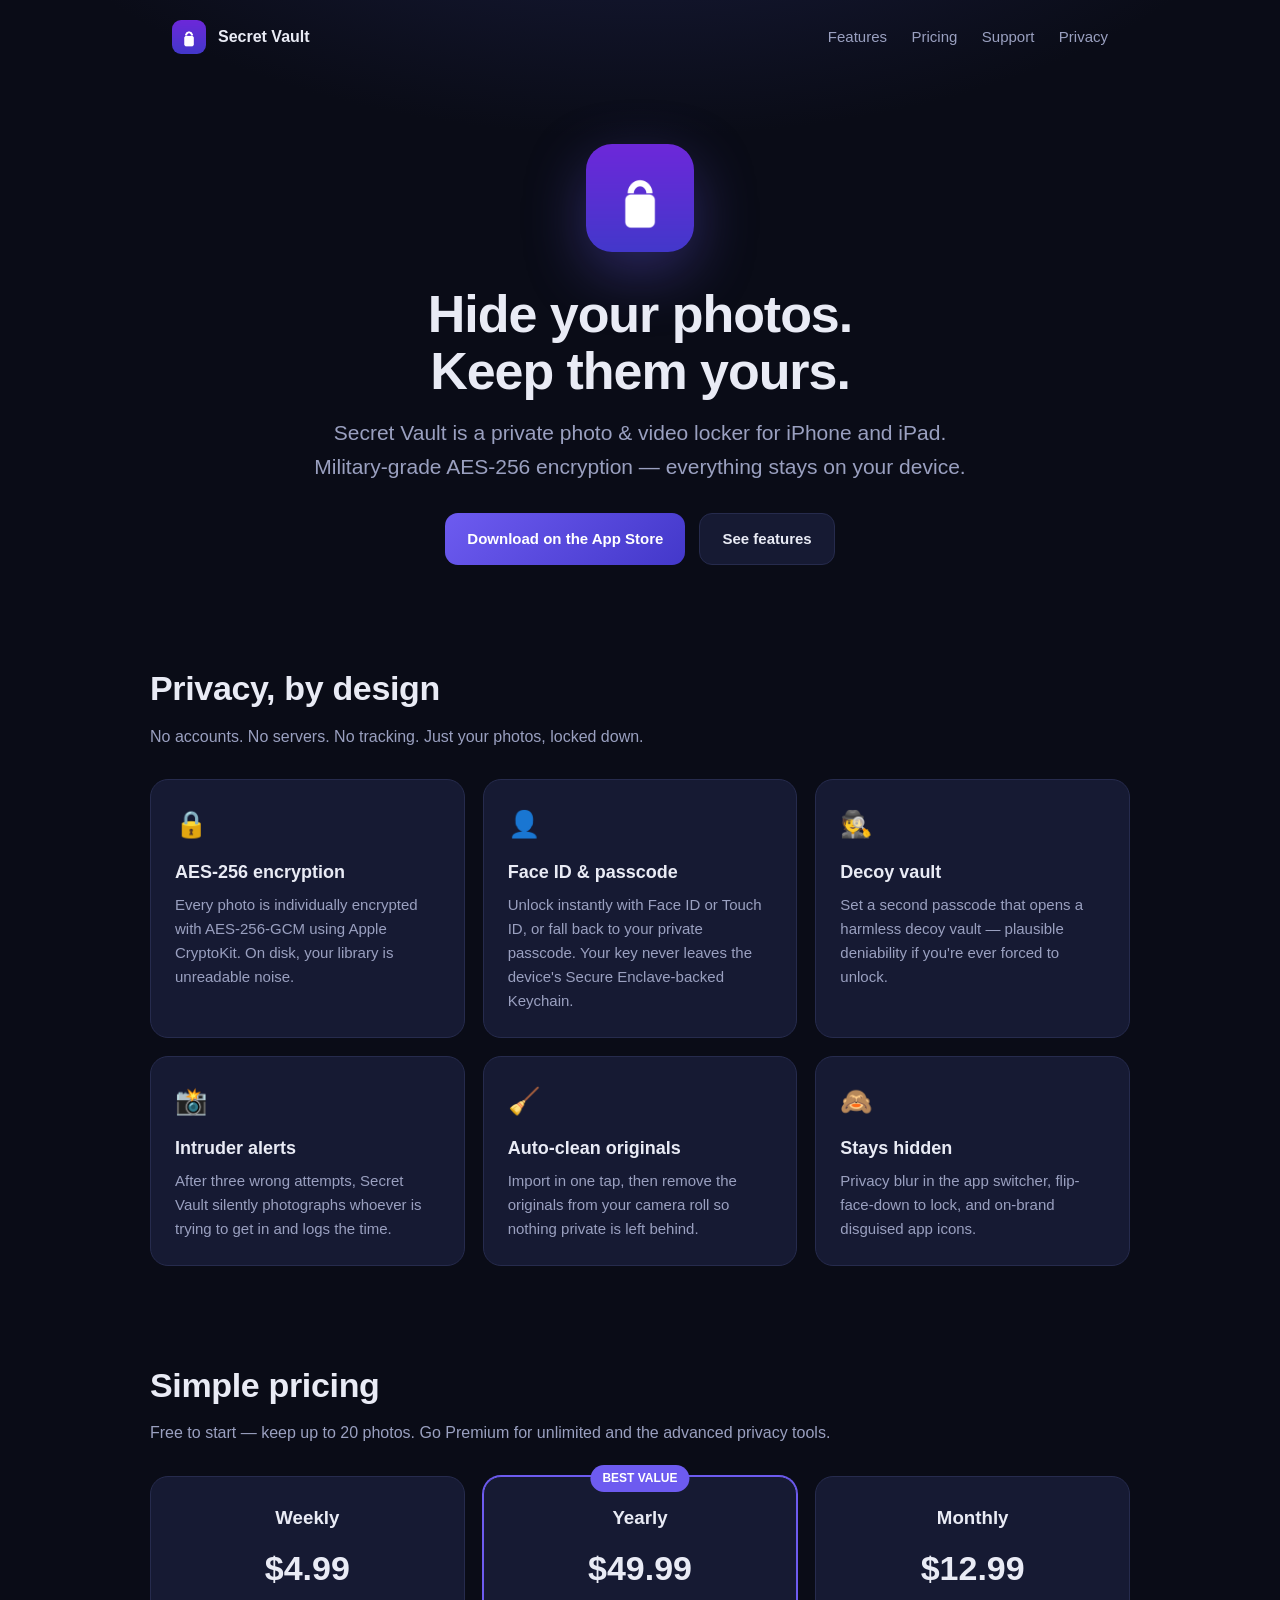
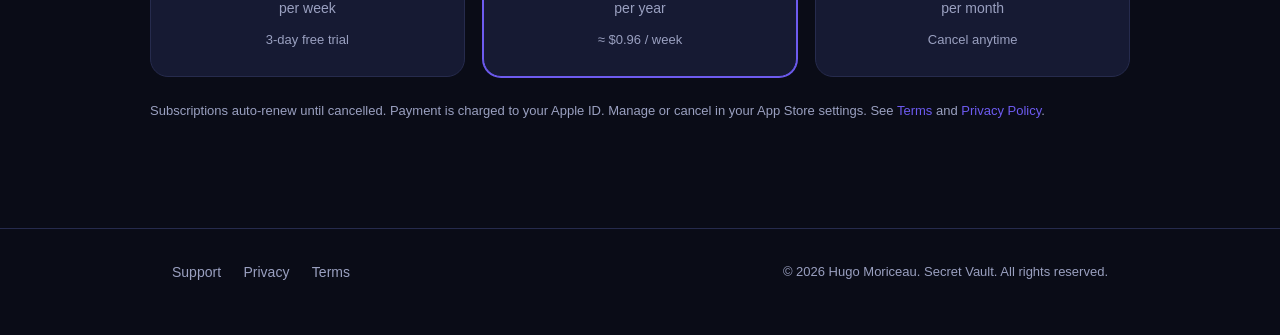
<file: index.html>
<!DOCTYPE html>
<html lang="en">
<head>
<meta charset="UTF-8">
<meta name="viewport" content="width=device-width, initial-scale=1.0">
<title>Secret Vault — Hide Photos & Videos with AES-256 Encryption</title>
<!-- social share (og/twitter) -->
<meta property="og:type" content="website">
<meta property="og:site_name" content="Hugo Moriceau">
<meta property="og:title" content="Secret Vault — Hide Photos &amp; Videos with AES-256 Encryption">
<meta property="og:description" content="Private photo &amp; video locker for iPhone and iPad — AES-256 on-device encryption, Face ID, decoy vault, intruder alerts. Nothing leaves your device.">
<meta property="og:url" content="https://lastoneparis.github.io/secret-vault/">
<meta property="og:image" content="https://lastoneparis.github.io/secret-vault/share.png">
<meta property="og:image:secure_url" content="https://lastoneparis.github.io/secret-vault/share.png">
<meta property="og:image:type" content="image/png">
<meta property="og:image:width" content="1200">
<meta property="og:image:height" content="630">
<meta property="og:image:alt" content="Secret Vault — Hide Photos &amp; Videos with AES-256 Encryption">
<meta name="twitter:card" content="summary_large_image">
<meta name="twitter:title" content="Secret Vault — Hide Photos &amp; Videos with AES-256 Encryption">
<meta name="twitter:description" content="Private photo &amp; video locker for iPhone and iPad — AES-256 on-device encryption, Face ID, decoy vault, intruder alerts. Nothing leaves your device.">
<meta name="twitter:image" content="https://lastoneparis.github.io/secret-vault/share.png">

<meta name="description" content="Secret Vault is a private photo & video locker for iPhone and iPad. AES-256 on-device encryption, Face ID, a decoy vault, and intruder alerts. Nothing ever leaves your device.">
<link rel="icon" href="assets/favicon.png" type="image/png">
<link rel="apple-touch-icon" href="assets/apple-touch-icon.png">
<link rel="stylesheet" href="styles.css">
</head>
<body>

<nav>
  <a class="brand" href="index.html"><img src="assets/icon.png" alt="Secret Vault icon"> Secret Vault</a>
  <div class="links">
    <a href="#features">Features</a>
    <a href="#pricing">Pricing</a>
    <a href="support.html">Support</a>
    <a href="privacy.html">Privacy</a>
  </div>
</nav>

<header class="hero wrap">
  <img class="app-icon" src="assets/icon.png" alt="Secret Vault app icon">
  <h1>Hide your photos.<br>Keep them yours.</h1>
  <p class="sub">Secret Vault is a private photo &amp; video locker for iPhone and iPad.<br>
  Military-grade AES-256 encryption — everything stays on your device.</p>
  <div class="badges">
    <a class="btn" href="#">Download on the App Store</a>
    <a class="btn secondary" href="#features">See features</a>
  </div>
</header>

<section class="block wrap" id="features">
  <h2>Privacy, by design</h2>
  <p class="section-sub">No accounts. No servers. No tracking. Just your photos, locked down.</p>
  <div class="grid">
    <div class="feature">
      <div class="ico">🔒</div>
      <h3>AES-256 encryption</h3>
      <p>Every photo is individually encrypted with AES-256-GCM using Apple CryptoKit. On disk, your library is unreadable noise.</p>
    </div>
    <div class="feature">
      <div class="ico">👤</div>
      <h3>Face ID &amp; passcode</h3>
      <p>Unlock instantly with Face ID or Touch ID, or fall back to your private passcode. Your key never leaves the device's Secure Enclave-backed Keychain.</p>
    </div>
    <div class="feature">
      <div class="ico">🕵️</div>
      <h3>Decoy vault</h3>
      <p>Set a second passcode that opens a harmless decoy vault — plausible deniability if you're ever forced to unlock.</p>
    </div>
    <div class="feature">
      <div class="ico">📸</div>
      <h3>Intruder alerts</h3>
      <p>After three wrong attempts, Secret Vault silently photographs whoever is trying to get in and logs the time.</p>
    </div>
    <div class="feature">
      <div class="ico">🧹</div>
      <h3>Auto-clean originals</h3>
      <p>Import in one tap, then remove the originals from your camera roll so nothing private is left behind.</p>
    </div>
    <div class="feature">
      <div class="ico">🙈</div>
      <h3>Stays hidden</h3>
      <p>Privacy blur in the app switcher, flip-face-down to lock, and on-brand disguised app icons.</p>
    </div>
  </div>
</section>

<section class="block wrap" id="pricing">
  <h2>Simple pricing</h2>
  <p class="section-sub">Free to start — keep up to 20 photos. Go Premium for unlimited and the advanced privacy tools.</p>
  <div class="price-grid">
    <div class="price">
      <h3>Weekly</h3>
      <div class="amount">$4.99</div>
      <div class="per">per week</div>
      <div class="note">3-day free trial</div>
    </div>
    <div class="price best">
      <div class="tag">BEST VALUE</div>
      <h3>Yearly</h3>
      <div class="amount">$49.99</div>
      <div class="per">per year</div>
      <div class="note">≈ $0.96 / week</div>
    </div>
    <div class="price">
      <h3>Monthly</h3>
      <div class="amount">$12.99</div>
      <div class="per">per month</div>
      <div class="note">Cancel anytime</div>
    </div>
  </div>
  <p class="section-sub" style="margin-top:24px;font-size:13px;">
    Subscriptions auto-renew until cancelled. Payment is charged to your Apple ID. Manage or cancel in your App Store settings.
    See <a href="terms.html">Terms</a> and <a href="privacy.html">Privacy Policy</a>.
  </p>
</section>

<footer>
  <div class="wrap">
    <div class="links">
      <a href="support.html">Support</a>
      <a href="privacy.html">Privacy</a>
      <a href="terms.html">Terms</a>
    </div>
    <div class="copy">© 2026 Hugo Moriceau. Secret Vault. All rights reserved.</div>
  </div>
</footer>

</body>
</html>
</file>
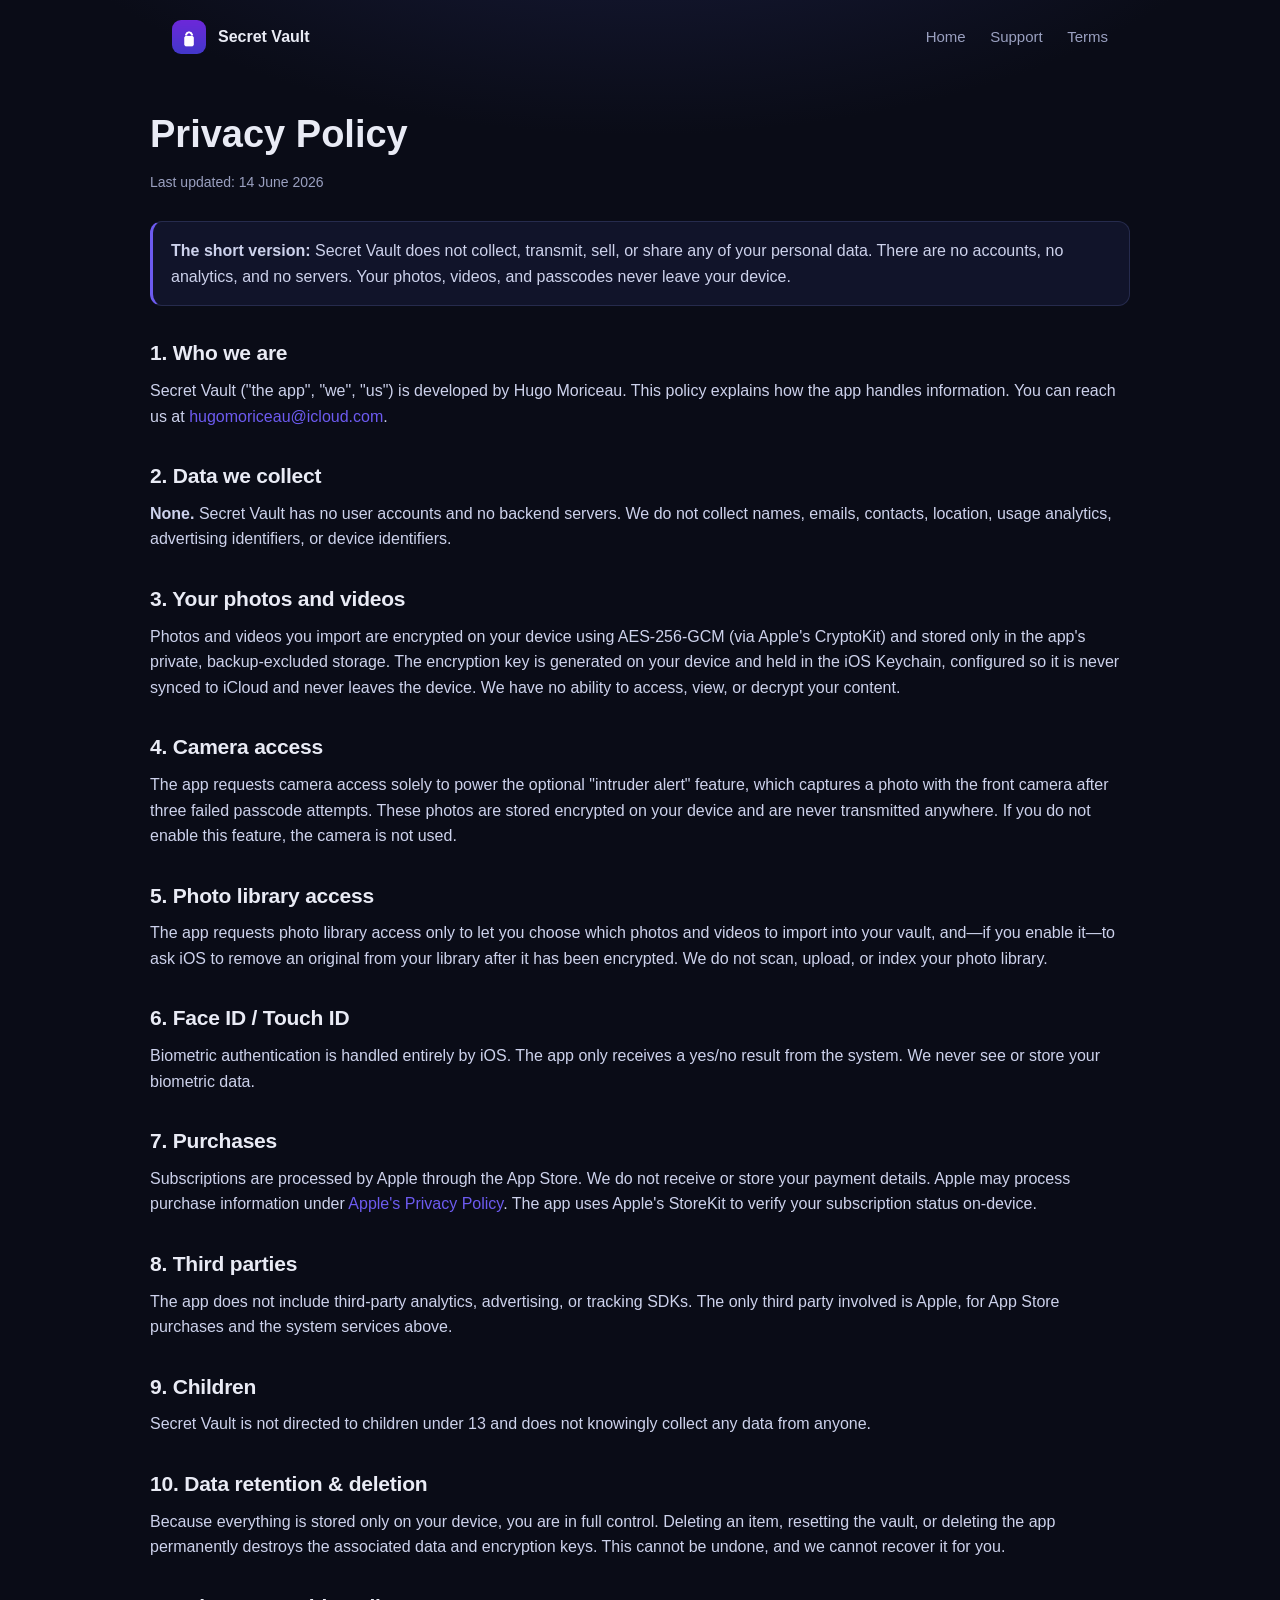
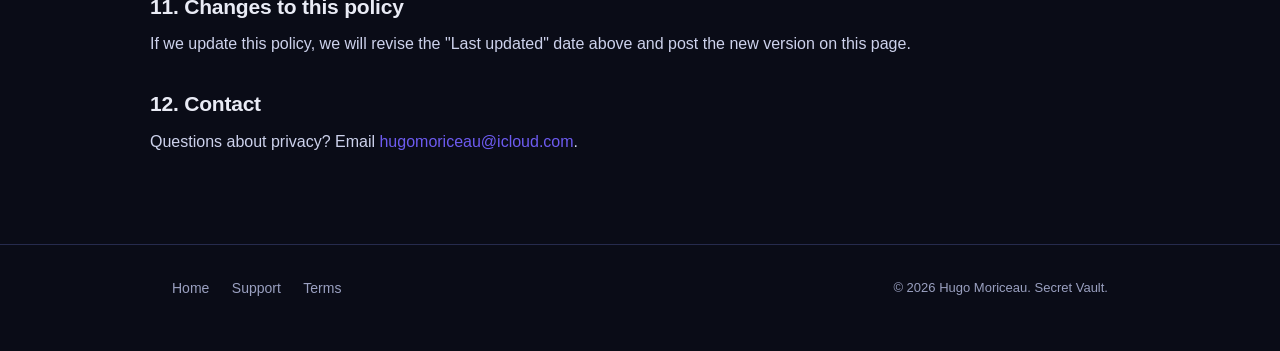
<file: privacy.html>
<!DOCTYPE html>
<html lang="en">
<head>
<meta charset="UTF-8">
<meta name="viewport" content="width=device-width, initial-scale=1.0">
<title>Secret Vault — Privacy Policy</title>
<!-- social share (og/twitter) -->
<meta property="og:type" content="website">
<meta property="og:site_name" content="Hugo Moriceau">
<meta property="og:title" content="Secret Vault — Privacy Policy">
<meta property="og:description" content="Secret Vault privacy policy — we collect nothing; everything is encrypted and stays on your device.">
<meta property="og:url" content="https://lastoneparis.github.io/secret-vault/privacy.html">
<meta property="og:image" content="https://lastoneparis.github.io/secret-vault/share.png">
<meta property="og:image:secure_url" content="https://lastoneparis.github.io/secret-vault/share.png">
<meta property="og:image:type" content="image/png">
<meta property="og:image:width" content="1200">
<meta property="og:image:height" content="630">
<meta property="og:image:alt" content="Secret Vault — Privacy Policy">
<meta name="twitter:card" content="summary_large_image">
<meta name="twitter:title" content="Secret Vault — Privacy Policy">
<meta name="twitter:description" content="Secret Vault privacy policy — we collect nothing; everything is encrypted and stays on your device.">
<meta name="twitter:image" content="https://lastoneparis.github.io/secret-vault/share.png">

<meta name="description" content="Secret Vault privacy policy. We collect nothing. Everything is encrypted and stays on your device.">
<link rel="icon" href="assets/favicon.png" type="image/png">
<link rel="apple-touch-icon" href="assets/apple-touch-icon.png">
<link rel="stylesheet" href="styles.css">
</head>
<body>

<nav>
  <a class="brand" href="index.html"><img src="assets/icon.png" alt="Secret Vault icon"> Secret Vault</a>
  <div class="links">
    <a href="index.html">Home</a>
    <a href="support.html">Support</a>
    <a href="terms.html">Terms</a>
  </div>
</nav>

<main class="wrap doc">
  <h1>Privacy Policy</h1>
  <p class="updated">Last updated: 14 June 2026</p>

  <div class="callout">
    <strong>The short version:</strong> Secret Vault does not collect, transmit, sell, or share any of
    your personal data. There are no accounts, no analytics, and no servers. Your photos, videos, and
    passcodes never leave your device.
  </div>

  <h2>1. Who we are</h2>
  <p>Secret Vault ("the app", "we", "us") is developed by Hugo Moriceau. This policy explains how the app
  handles information. You can reach us at <a href="mailto:hugomoriceau@icloud.com">hugomoriceau@icloud.com</a>.</p>

  <h2>2. Data we collect</h2>
  <p><strong>None.</strong> Secret Vault has no user accounts and no backend servers. We do not collect
  names, emails, contacts, location, usage analytics, advertising identifiers, or device identifiers.</p>

  <h2>3. Your photos and videos</h2>
  <p>Photos and videos you import are encrypted on your device using AES-256-GCM (via Apple's CryptoKit)
  and stored only in the app's private, backup-excluded storage. The encryption key is generated on your
  device and held in the iOS Keychain, configured so it is never synced to iCloud and never leaves the
  device. We have no ability to access, view, or decrypt your content.</p>

  <h2>4. Camera access</h2>
  <p>The app requests camera access solely to power the optional "intruder alert" feature, which captures
  a photo with the front camera after three failed passcode attempts. These photos are stored encrypted on
  your device and are never transmitted anywhere. If you do not enable this feature, the camera is not used.</p>

  <h2>5. Photo library access</h2>
  <p>The app requests photo library access only to let you choose which photos and videos to import into
  your vault, and—if you enable it—to ask iOS to remove an original from your library after it has been
  encrypted. We do not scan, upload, or index your photo library.</p>

  <h2>6. Face ID / Touch ID</h2>
  <p>Biometric authentication is handled entirely by iOS. The app only receives a yes/no result from the
  system. We never see or store your biometric data.</p>

  <h2>7. Purchases</h2>
  <p>Subscriptions are processed by Apple through the App Store. We do not receive or store your payment
  details. Apple may process purchase information under <a href="https://www.apple.com/legal/privacy/" target="_blank" rel="noopener">Apple's Privacy Policy</a>.
  The app uses Apple's StoreKit to verify your subscription status on-device.</p>

  <h2>8. Third parties</h2>
  <p>The app does not include third-party analytics, advertising, or tracking SDKs. The only third party
  involved is Apple, for App Store purchases and the system services above.</p>

  <h2>9. Children</h2>
  <p>Secret Vault is not directed to children under 13 and does not knowingly collect any data from anyone.</p>

  <h2>10. Data retention &amp; deletion</h2>
  <p>Because everything is stored only on your device, you are in full control. Deleting an item, resetting
  the vault, or deleting the app permanently destroys the associated data and encryption keys. This cannot
  be undone, and we cannot recover it for you.</p>

  <h2>11. Changes to this policy</h2>
  <p>If we update this policy, we will revise the "Last updated" date above and post the new version on this page.</p>

  <h2>12. Contact</h2>
  <p>Questions about privacy? Email <a href="mailto:hugomoriceau@icloud.com">hugomoriceau@icloud.com</a>.</p>
</main>

<footer>
  <div class="wrap">
    <div class="links">
      <a href="index.html">Home</a>
      <a href="support.html">Support</a>
      <a href="terms.html">Terms</a>
    </div>
    <div class="copy">© 2026 Hugo Moriceau. Secret Vault.</div>
  </div>
</footer>

</body>
</html>
</file>
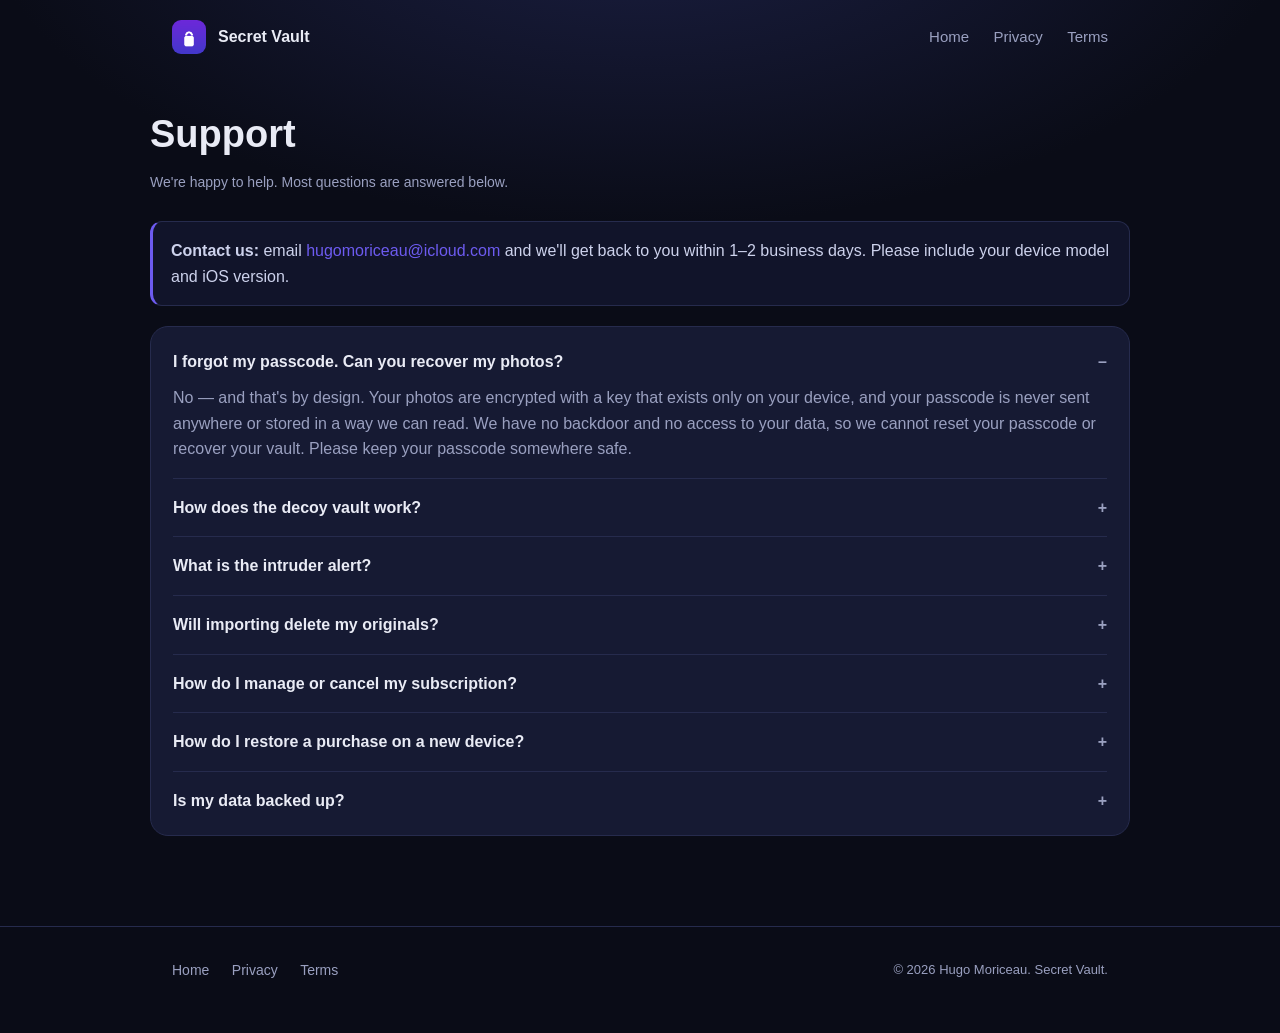
<file: support.html>
<!DOCTYPE html>
<html lang="en">
<head>
<meta charset="UTF-8">
<meta name="viewport" content="width=device-width, initial-scale=1.0">
<title>Secret Vault — Support</title>
<!-- social share (og/twitter) -->
<meta property="og:type" content="website">
<meta property="og:site_name" content="Hugo Moriceau">
<meta property="og:title" content="Secret Vault — Support">
<meta property="og:description" content="Help and support for Secret Vault: passcodes, decoy vault, importing, subscriptions, and contact.">
<meta property="og:url" content="https://lastoneparis.github.io/secret-vault/support.html">
<meta property="og:image" content="https://lastoneparis.github.io/secret-vault/share.png">
<meta property="og:image:secure_url" content="https://lastoneparis.github.io/secret-vault/share.png">
<meta property="og:image:type" content="image/png">
<meta property="og:image:width" content="1200">
<meta property="og:image:height" content="630">
<meta property="og:image:alt" content="Secret Vault — Support">
<meta name="twitter:card" content="summary_large_image">
<meta name="twitter:title" content="Secret Vault — Support">
<meta name="twitter:description" content="Help and support for Secret Vault: passcodes, decoy vault, importing, subscriptions, and contact.">
<meta name="twitter:image" content="https://lastoneparis.github.io/secret-vault/share.png">

<meta name="description" content="Help and support for Secret Vault: passcodes, the decoy vault, importing, subscriptions, and contact.">
<link rel="icon" href="assets/favicon.png" type="image/png">
<link rel="apple-touch-icon" href="assets/apple-touch-icon.png">
<link rel="stylesheet" href="styles.css">
</head>
<body>

<nav>
  <a class="brand" href="index.html"><img src="assets/icon.png" alt="Secret Vault icon"> Secret Vault</a>
  <div class="links">
    <a href="index.html">Home</a>
    <a href="privacy.html">Privacy</a>
    <a href="terms.html">Terms</a>
  </div>
</nav>

<main class="wrap doc">
  <h1>Support</h1>
  <p class="updated">We're happy to help. Most questions are answered below.</p>

  <div class="callout">
    <strong>Contact us:</strong> email <a href="mailto:hugomoriceau@icloud.com?subject=Secret%20Vault%20Support">hugomoriceau@icloud.com</a>
    and we'll get back to you within 1–2 business days. Please include your device model and iOS version.
  </div>

  <div class="faq">
    <details open>
      <summary>I forgot my passcode. Can you recover my photos?</summary>
      <p>No — and that's by design. Your photos are encrypted with a key that exists only on your
      device, and your passcode is never sent anywhere or stored in a way we can read. We have no
      backdoor and no access to your data, so we cannot reset your passcode or recover your vault.
      Please keep your passcode somewhere safe.</p>
    </details>
    <details>
      <summary>How does the decoy vault work?</summary>
      <p>In Settings you can set a second "decoy" passcode. Entering that code at the lock screen opens
      a separate, harmless vault instead of your real one. This gives you plausible deniability if you're
      ever pressured to unlock the app. Your real vault stays completely hidden.</p>
    </details>
    <details>
      <summary>What is the intruder alert?</summary>
      <p>If someone enters the wrong passcode three times in a row, Secret Vault silently takes a photo
      with the front camera and records the time, so you can see who tried to open your vault. iOS always
      shows its green camera indicator while the camera is active — that's a system privacy feature we
      cannot and would never disable.</p>
    </details>
    <details>
      <summary>Will importing delete my originals?</summary>
      <p>Only if you turn on "Delete Originals After Import" in Settings. When enabled, after a photo is
      safely encrypted in your vault, iOS will ask you to confirm removing the original from your camera
      roll. Nothing is deleted without that confirmation.</p>
    </details>
    <details>
      <summary>How do I manage or cancel my subscription?</summary>
      <p>Subscriptions are handled by Apple. On your iPhone or iPad, open <strong>Settings → [your name]
      → Subscriptions</strong>, select Secret Vault, and choose to change or cancel. If you cancel, you
      keep Premium until the end of the current billing period.</p>
    </details>
    <details>
      <summary>How do I restore a purchase on a new device?</summary>
      <p>Open Secret Vault, go to Settings, and tap <strong>Restore Purchases</strong>. As long as you're
      signed in with the same Apple ID you purchased with, your Premium access will be restored. Note that
      your encrypted photos themselves do not transfer between devices automatically.</p>
    </details>
    <details>
      <summary>Is my data backed up?</summary>
      <p>Your encrypted vault lives on your device. End-to-end encrypted cloud backup is on our roadmap.
      Until then, we recommend keeping copies of anything irreplaceable, because if you delete the app or
      reset the vault, the encryption keys are destroyed and the data cannot be recovered.</p>
    </details>
  </div>
</main>

<footer>
  <div class="wrap">
    <div class="links">
      <a href="index.html">Home</a>
      <a href="privacy.html">Privacy</a>
      <a href="terms.html">Terms</a>
    </div>
    <div class="copy">© 2026 Hugo Moriceau. Secret Vault.</div>
  </div>
</footer>

</body>
</html>
</file>
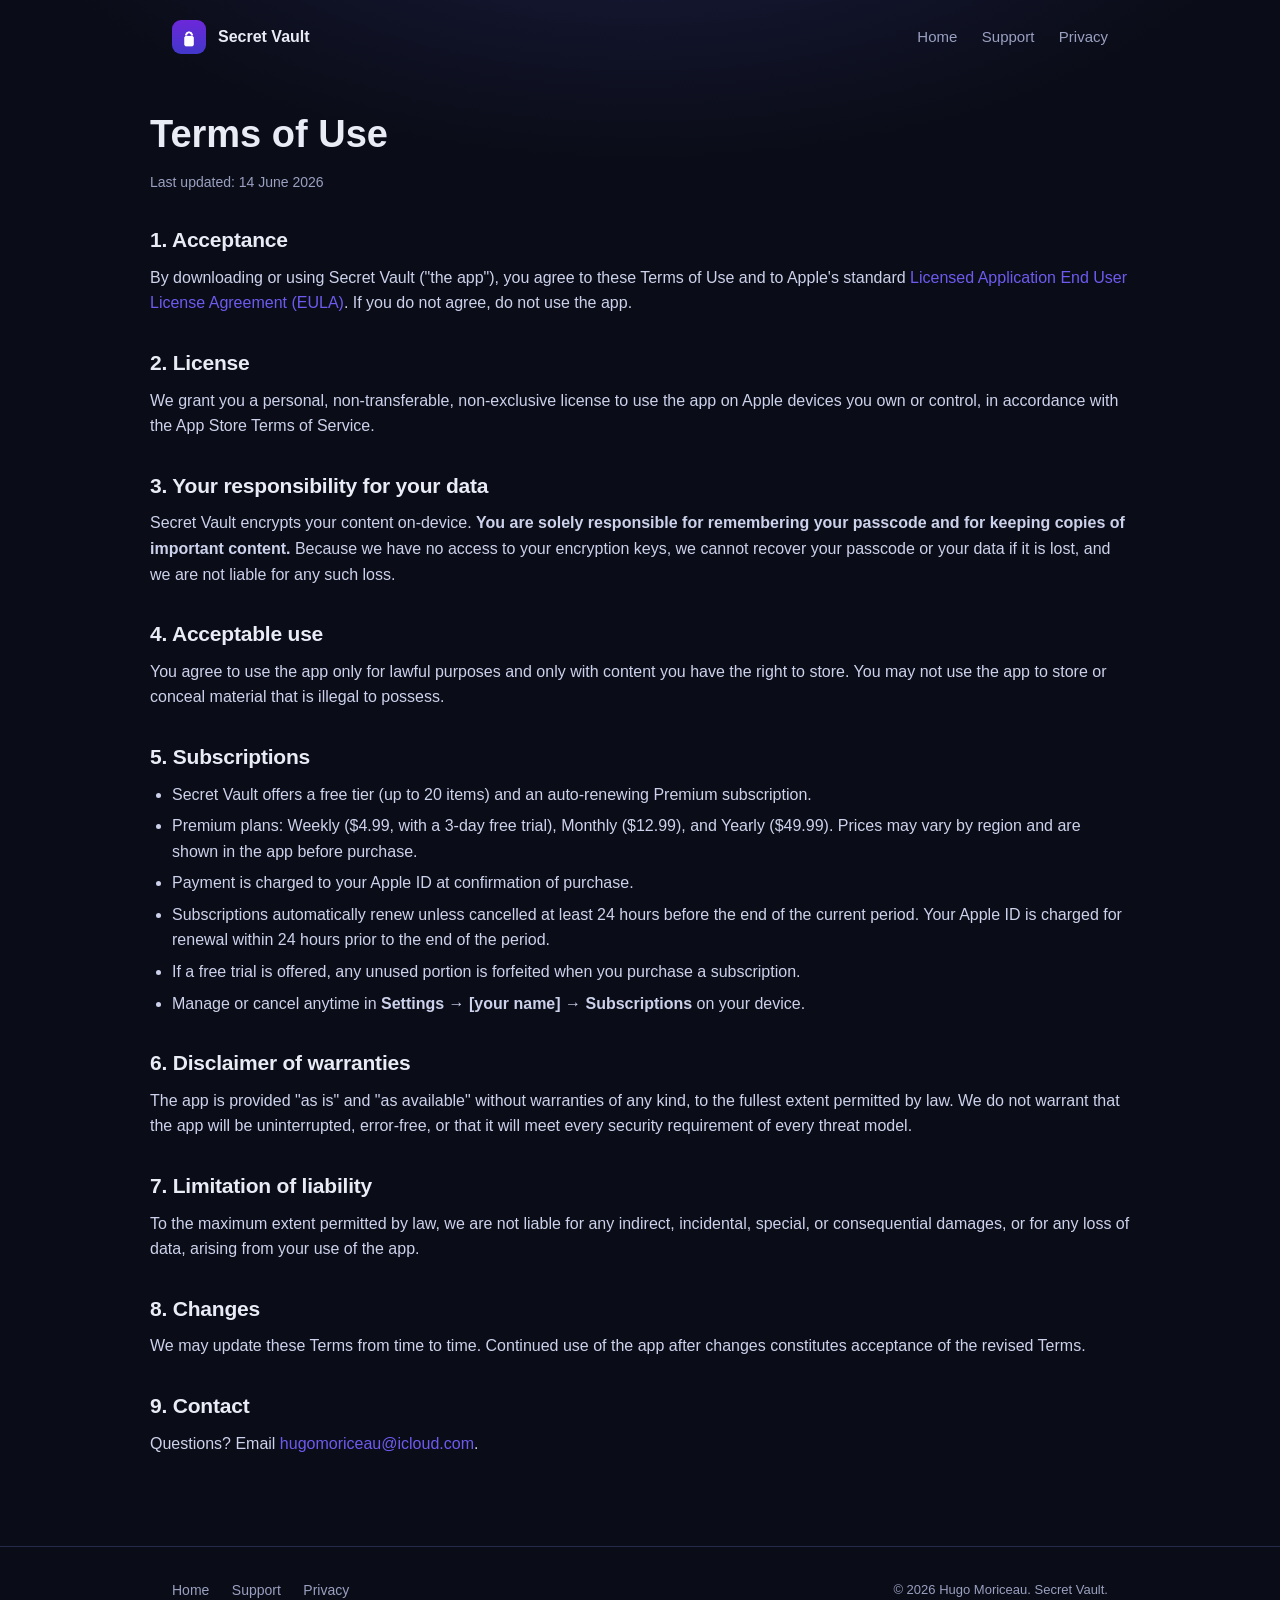
<file: terms.html>
<!DOCTYPE html>
<html lang="en">
<head>
<meta charset="UTF-8">
<meta name="viewport" content="width=device-width, initial-scale=1.0">
<title>Secret Vault — Terms of Use</title>
<!-- social share (og/twitter) -->
<meta property="og:type" content="website">
<meta property="og:site_name" content="Hugo Moriceau">
<meta property="og:title" content="Secret Vault — Terms of Use">
<meta property="og:description" content="Terms of Use for Secret Vault, including subscription terms.">
<meta property="og:url" content="https://lastoneparis.github.io/secret-vault/terms.html">
<meta property="og:image" content="https://lastoneparis.github.io/secret-vault/share.png">
<meta property="og:image:secure_url" content="https://lastoneparis.github.io/secret-vault/share.png">
<meta property="og:image:type" content="image/png">
<meta property="og:image:width" content="1200">
<meta property="og:image:height" content="630">
<meta property="og:image:alt" content="Secret Vault — Terms of Use">
<meta name="twitter:card" content="summary_large_image">
<meta name="twitter:title" content="Secret Vault — Terms of Use">
<meta name="twitter:description" content="Terms of Use for Secret Vault, including subscription terms.">
<meta name="twitter:image" content="https://lastoneparis.github.io/secret-vault/share.png">

<meta name="description" content="Terms of Use for Secret Vault, including subscription terms.">
<link rel="icon" href="assets/favicon.png" type="image/png">
<link rel="apple-touch-icon" href="assets/apple-touch-icon.png">
<link rel="stylesheet" href="styles.css">
</head>
<body>

<nav>
  <a class="brand" href="index.html"><img src="assets/icon.png" alt="Secret Vault icon"> Secret Vault</a>
  <div class="links">
    <a href="index.html">Home</a>
    <a href="support.html">Support</a>
    <a href="privacy.html">Privacy</a>
  </div>
</nav>

<main class="wrap doc">
  <h1>Terms of Use</h1>
  <p class="updated">Last updated: 14 June 2026</p>

  <h2>1. Acceptance</h2>
  <p>By downloading or using Secret Vault ("the app"), you agree to these Terms of Use and to Apple's
  standard <a href="https://www.apple.com/legal/internet-services/itunes/dev/stdeula/" target="_blank" rel="noopener">Licensed Application End User License Agreement (EULA)</a>.
  If you do not agree, do not use the app.</p>

  <h2>2. License</h2>
  <p>We grant you a personal, non-transferable, non-exclusive license to use the app on Apple devices you
  own or control, in accordance with the App Store Terms of Service.</p>

  <h2>3. Your responsibility for your data</h2>
  <p>Secret Vault encrypts your content on-device. <strong>You are solely responsible for remembering your
  passcode and for keeping copies of important content.</strong> Because we have no access to your encryption
  keys, we cannot recover your passcode or your data if it is lost, and we are not liable for any such loss.</p>

  <h2>4. Acceptable use</h2>
  <p>You agree to use the app only for lawful purposes and only with content you have the right to store.
  You may not use the app to store or conceal material that is illegal to possess.</p>

  <h2>5. Subscriptions</h2>
  <ul>
    <li>Secret Vault offers a free tier (up to 20 items) and an auto-renewing Premium subscription.</li>
    <li>Premium plans: Weekly ($4.99, with a 3-day free trial), Monthly ($12.99), and Yearly ($49.99).
        Prices may vary by region and are shown in the app before purchase.</li>
    <li>Payment is charged to your Apple ID at confirmation of purchase.</li>
    <li>Subscriptions automatically renew unless cancelled at least 24 hours before the end of the current
        period. Your Apple ID is charged for renewal within 24 hours prior to the end of the period.</li>
    <li>If a free trial is offered, any unused portion is forfeited when you purchase a subscription.</li>
    <li>Manage or cancel anytime in <strong>Settings → [your name] → Subscriptions</strong> on your device.</li>
  </ul>

  <h2>6. Disclaimer of warranties</h2>
  <p>The app is provided "as is" and "as available" without warranties of any kind, to the fullest extent
  permitted by law. We do not warrant that the app will be uninterrupted, error-free, or that it will meet
  every security requirement of every threat model.</p>

  <h2>7. Limitation of liability</h2>
  <p>To the maximum extent permitted by law, we are not liable for any indirect, incidental, special, or
  consequential damages, or for any loss of data, arising from your use of the app.</p>

  <h2>8. Changes</h2>
  <p>We may update these Terms from time to time. Continued use of the app after changes constitutes
  acceptance of the revised Terms.</p>

  <h2>9. Contact</h2>
  <p>Questions? Email <a href="mailto:hugomoriceau@icloud.com">hugomoriceau@icloud.com</a>.</p>
</main>

<footer>
  <div class="wrap">
    <div class="links">
      <a href="index.html">Home</a>
      <a href="support.html">Support</a>
      <a href="privacy.html">Privacy</a>
    </div>
    <div class="copy">© 2026 Hugo Moriceau. Secret Vault.</div>
  </div>
</footer>

</body>
</html>
</file>
<file: styles.css>
:root {
  --bg: #0a0c17;
  --bg-soft: #11142a;
  --card: #161a33;
  --line: #262b4d;
  --text: #e9ebf5;
  --muted: #9aa0c0;
  --accent: #6d5bf0;
  --accent-2: #4338ca;
  --radius: 18px;
  --max: 980px;
}
* { box-sizing: border-box; margin: 0; padding: 0; }
html { scroll-behavior: smooth; }
body {
  background: radial-gradient(1200px 600px at 50% -10%, #1b1f43 0%, var(--bg) 55%) no-repeat;
  color: var(--text);
  font-family: -apple-system, BlinkMacSystemFont, "Segoe UI", Roboto, Helvetica, Arial, sans-serif;
  line-height: 1.6;
  -webkit-font-smoothing: antialiased;
}
a { color: var(--accent); text-decoration: none; }
a:hover { text-decoration: underline; }
.wrap { max-width: var(--max); margin: 0 auto; padding: 0 22px; }

/* nav */
nav {
  display: flex; align-items: center; justify-content: space-between;
  padding: 20px 22px; max-width: var(--max); margin: 0 auto;
}
nav .brand { display: flex; align-items: center; gap: 12px; font-weight: 700; color: var(--text); }
nav .brand img { width: 34px; height: 34px; border-radius: 9px; }
nav .links a { color: var(--muted); margin-left: 20px; font-size: 15px; }
nav .links a:hover { color: var(--text); text-decoration: none; }

/* hero */
.hero { text-align: center; padding: 70px 0 50px; }
.hero img.app-icon {
  width: 108px; height: 108px; border-radius: 26px;
  box-shadow: 0 20px 60px rgba(109,91,240,.35); margin-bottom: 26px;
}
.hero h1 { font-size: clamp(30px, 6vw, 52px); line-height: 1.1; letter-spacing: -.02em; }
.hero .sub { color: var(--muted); font-size: clamp(16px, 2.6vw, 21px); margin-top: 16px; }
.badges { margin-top: 30px; display: flex; gap: 14px; justify-content: center; flex-wrap: wrap; }
.btn {
  display: inline-flex; align-items: center; gap: 9px;
  background: linear-gradient(135deg, var(--accent), var(--accent-2));
  color: #fff; padding: 13px 22px; border-radius: 13px; font-weight: 600; font-size: 15px;
}
.btn.secondary { background: var(--card); border: 1px solid var(--line); color: var(--text); }
.btn:hover { text-decoration: none; transform: translateY(-1px); }

/* sections */
section.block { padding: 46px 0; }
h2 { font-size: clamp(24px, 4vw, 34px); letter-spacing: -.01em; margin-bottom: 8px; }
.section-sub { color: var(--muted); margin-bottom: 30px; }

/* feature grid */
.grid { display: grid; grid-template-columns: repeat(auto-fit, minmax(250px, 1fr)); gap: 18px; }
.feature {
  background: var(--card); border: 1px solid var(--line); border-radius: var(--radius);
  padding: 24px;
}
.feature .ico { font-size: 26px; margin-bottom: 12px; }
.feature h3 { font-size: 18px; margin-bottom: 6px; }
.feature p { color: var(--muted); font-size: 15px; }

/* pricing */
.price-grid { display: grid; grid-template-columns: repeat(auto-fit, minmax(220px, 1fr)); gap: 18px; }
.price {
  background: var(--card); border: 1px solid var(--line); border-radius: var(--radius);
  padding: 26px; text-align: center; position: relative;
}
.price.best { border-color: var(--accent); box-shadow: 0 0 0 1px var(--accent); }
.price .tag {
  position: absolute; top: -12px; left: 50%; transform: translateX(-50%);
  background: var(--accent); color: #fff; font-size: 12px; font-weight: 700;
  padding: 4px 12px; border-radius: 20px;
}
.price .amount { font-size: 34px; font-weight: 800; margin: 8px 0 2px; }
.price .per { color: var(--muted); font-size: 14px; }
.price .note { color: var(--muted); font-size: 13px; margin-top: 10px; }

/* content pages */
.doc { padding: 30px 0 60px; }
.doc h1 { font-size: clamp(26px, 5vw, 38px); margin-bottom: 6px; }
.doc .updated { color: var(--muted); font-size: 14px; margin-bottom: 28px; }
.doc h2 { font-size: 21px; margin: 30px 0 8px; }
.doc h3 { font-size: 17px; margin: 20px 0 6px; }
.doc p, .doc li { color: #cdd2ec; }
.doc ul { margin: 8px 0 8px 22px; }
.doc li { margin-bottom: 6px; }
.callout {
  background: var(--bg-soft); border: 1px solid var(--line); border-left: 3px solid var(--accent);
  border-radius: 12px; padding: 16px 18px; margin: 20px 0; color: #cdd2ec;
}
.faq { background: var(--card); border: 1px solid var(--line); border-radius: var(--radius); padding: 6px 22px; margin-top: 10px; }
.faq details { border-bottom: 1px solid var(--line); padding: 16px 0; }
.faq details:last-child { border-bottom: none; }
.faq summary { cursor: pointer; font-weight: 600; font-size: 16px; list-style: none; }
.faq summary::-webkit-details-marker { display: none; }
.faq summary::after { content: "+"; float: right; color: var(--muted); }
.faq details[open] summary::after { content: "–"; }
.faq details p { color: var(--muted); margin-top: 10px; }

/* footer */
footer { border-top: 1px solid var(--line); margin-top: 30px; padding: 30px 0 50px; }
footer .wrap { display: flex; justify-content: space-between; flex-wrap: wrap; gap: 14px; align-items: center; }
footer .links a { color: var(--muted); margin-right: 18px; font-size: 14px; }
footer .copy { color: var(--muted); font-size: 13px; }
</file>
